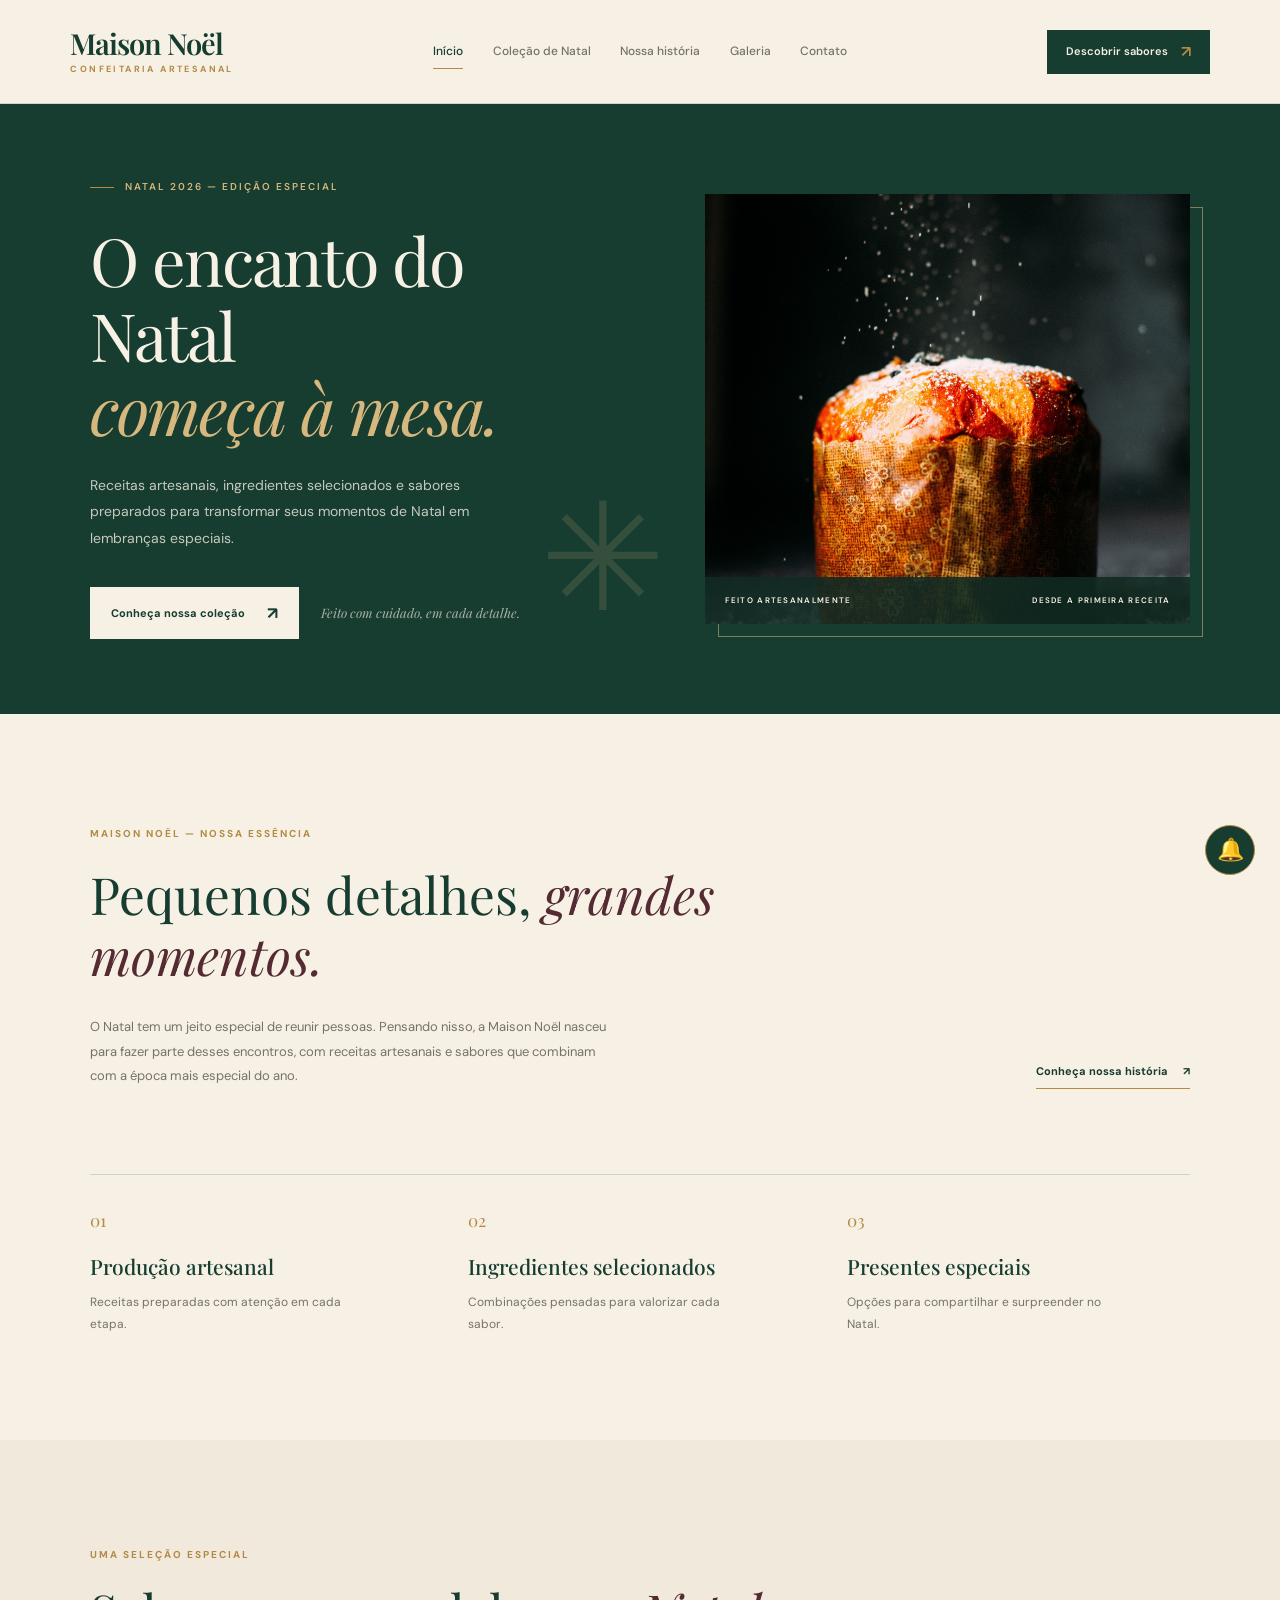
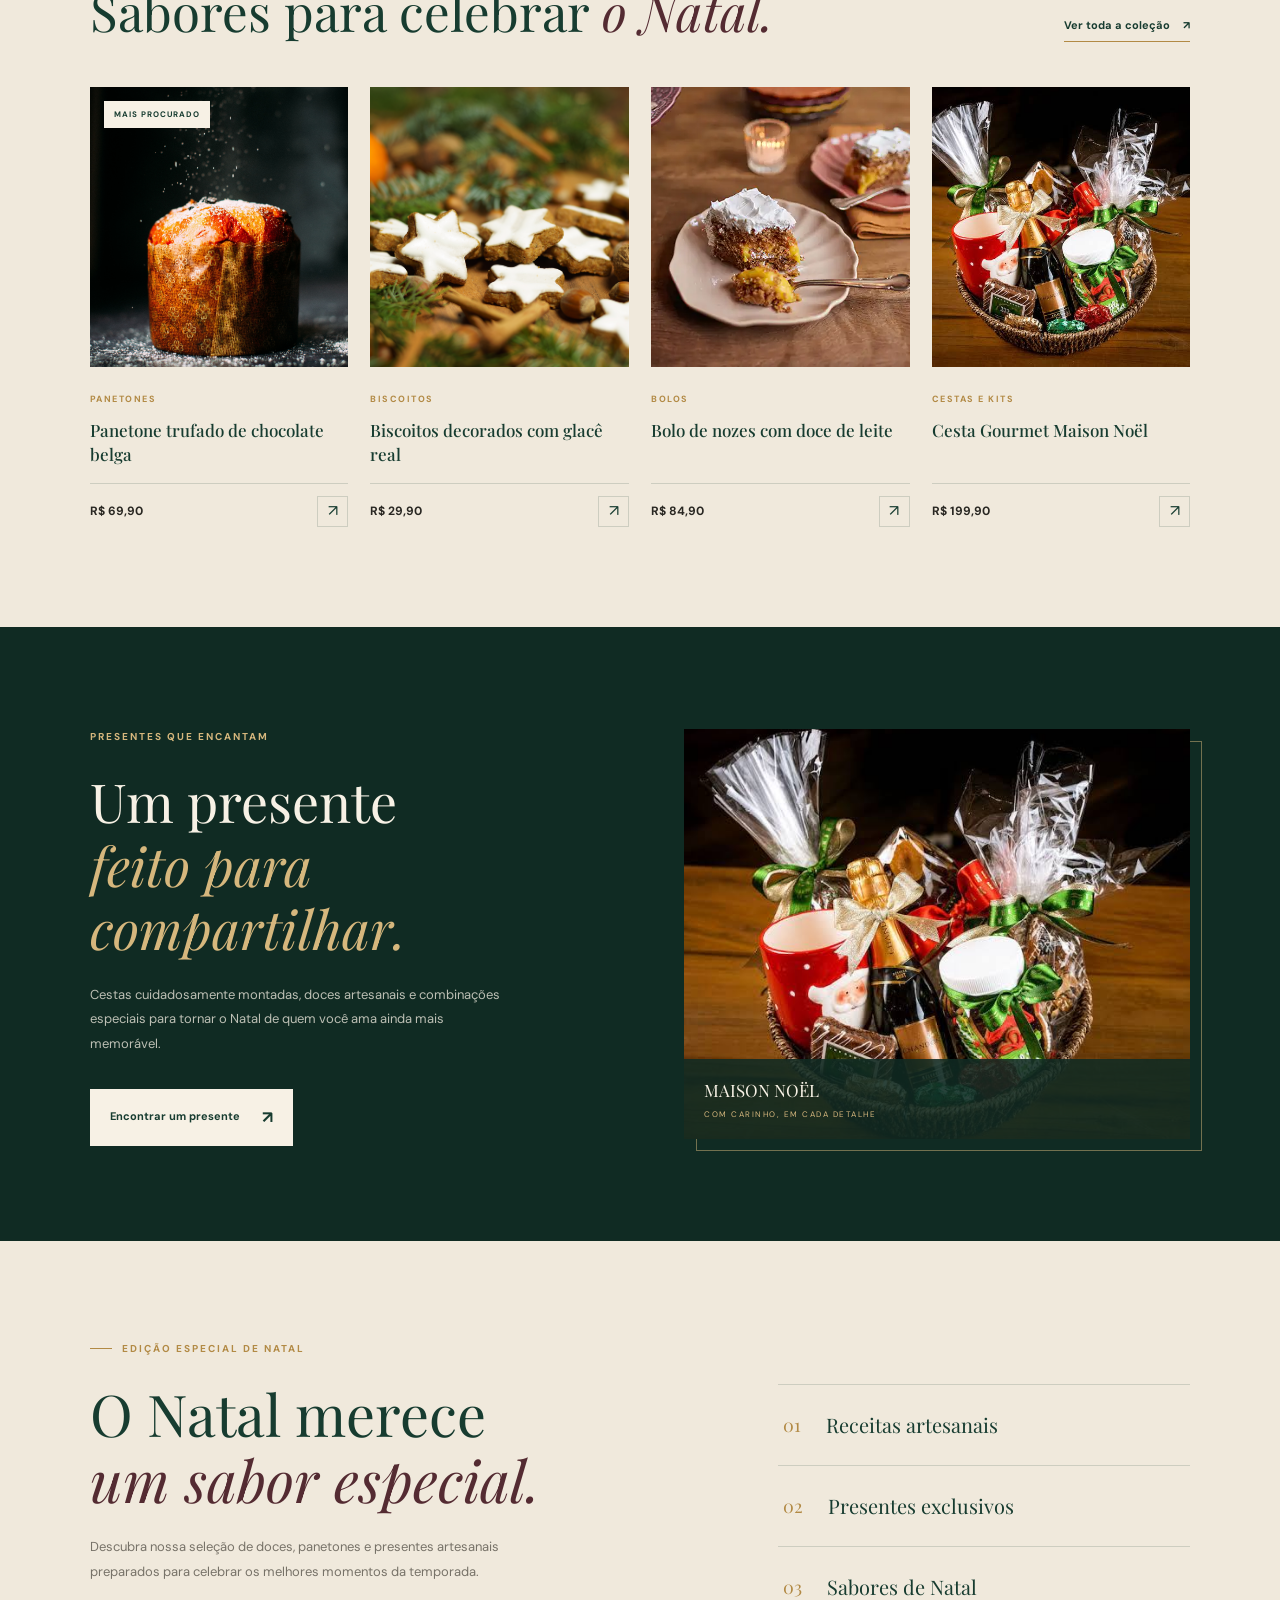
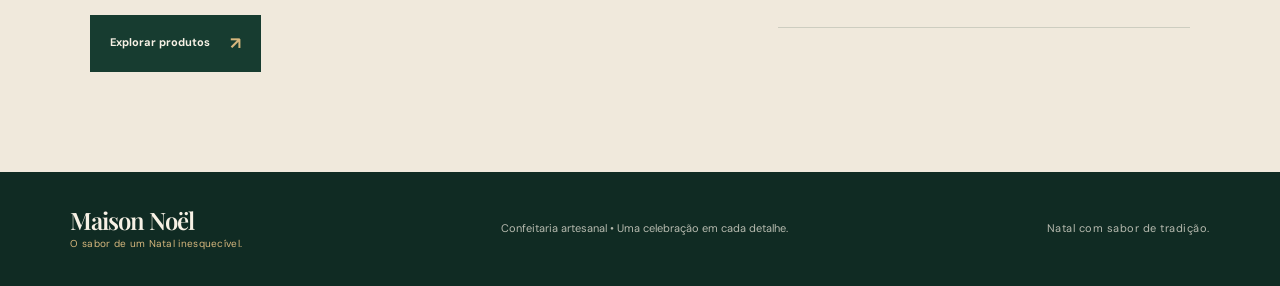
<file: index.html>
<!DOCTYPE html>
<html lang="pt-BR">

<head>
    <!-- BLOCO 01 — CONFIGURAÇÕES DO DOCUMENTO -->

    <meta charset="UTF-8">
    <meta name="viewport" content="width=device-width, initial-scale=1.0">

    <meta name="description" content="Maison Noël — confeitaria artesanal para celebrar o Natal com sabores especiais.">

    <title>Maison Noël | Confeitaria Natalina</title>


    <!-- BLOCO 02 — FONTES E ARQUIVOS EXTERNOS -->

    <link rel="preconnect" href="https://fonts.googleapis.com">
    <link rel="preconnect" href="https://fonts.gstatic.com" crossorigin>

    <link href="https://fonts.googleapis.com/css2?family=DM+Sans:wght@400;500;600;700&family=Playfair+Display:wght@400;500;600;700&display=swap" rel="stylesheet">

    <link rel="stylesheet" href="css/nicolas.css">
    <link rel="stylesheet" href="css/cabral.css">
    <link rel="stylesheet" href="css/responsivo.css">

    <script src="js/script.js" defer></script>

</head>

<body>

    <!-- BLOCO 03 — CABEÇALHO E NAVEGAÇÃO -->

    <header class="cabecalho">

        <a class="marca" href="index.html" aria-label="Maison Noël — página inicial">
            <span class="marca__nome">Maison Noël</span>
            <span class="marca__descricao">CONFEITARIA ARTESANAL</span>
        </a>

        <nav class="navegacao" aria-label="Navegação principal">
            <a class="navegacao__link navegacao__link--ativo" href="index.html">Início</a>
            <a class="navegacao__link" href="produtos.html">Coleção de Natal</a>
            <a class="navegacao__link" href="sobre.html">Nossa história</a>
            <a class="navegacao__link" href="galeria.html">Galeria</a>
            <a class="navegacao__link" href="contato.html">Contato</a>
        </nav>

        <a class="cabecalho__botao" href="produtos.html">
            Descobrir sabores
            <span aria-hidden="true">↗</span>
        </a>

    </header>


    <!-- BLOCO 04 — CONTEÚDO PRINCIPAL -->

    <main>


        <!-- BLOCO 05 — DESTAQUE PRINCIPAL -->

        <section class="destaque">

            <div class="destaque__conteudo">

                <span class="destaque__etiqueta">
                    <span></span>
                    NATAL 2026 — EDIÇÃO ESPECIAL
                </span>

                <h1>
                    O encanto do Natal
                    <em>começa à mesa.</em>
                </h1>

                <p class="destaque__texto">
                    Receitas artesanais, ingredientes selecionados e sabores
                    preparados para transformar seus momentos de Natal em
                    lembranças especiais.
                </p>

                <div class="destaque__acoes">

                    <a href="produtos.html" class="botao-destaque">
                        Conheça nossa coleção
                        <span aria-hidden="true">↗</span>
                    </a>

                    <span class="destaque__nota">
                        Feito com cuidado, em cada detalhe.
                    </span>

                </div>

            </div>

            <div class="destaque__imagem">

                <img
                    src="img/produtos/panetone-chocolate.jpg"
                    alt="Panetone artesanal em uma mesa decorada para o Natal"
                >

                <div class="destaque__legenda">
                    <span>FEITO ARTESANALMENTE</span>
                    <span>DESDE A PRIMEIRA RECEITA</span>
                </div>

            </div>

            <span class="destaque__decoracao" aria-hidden="true">✳</span>

        </section>


        <!-- BLOCO 06 — APRESENTAÇÃO DA CONFEITARIA -->

        <section class="apresentacao">

            <div class="apresentacao__topo">

                <span class="apresentacao__etiqueta">MAISON NOËL — NOSSA ESSÊNCIA</span>

                <h2>
                    Pequenos detalhes,
                    <em>grandes momentos.</em>
                </h2>

            </div>

            <div class="apresentacao__conteudo">

                <p class="apresentacao__texto">
                    O Natal tem um jeito especial de reunir pessoas.
                    Pensando nisso, a Maison Noël nasceu para fazer parte
                    desses encontros, com receitas artesanais e sabores
                    que combinam com a época mais especial do ano.
                </p>

                <a href="sobre.html" class="apresentacao__link">
                    Conheça nossa história
                    <span aria-hidden="true">↗</span>
                </a>

            </div>

            <div class="apresentacao__detalhes">

                <article class="detalhe">
                    <span class="detalhe__numero">01</span>
                    <h3>Produção artesanal</h3>
                    <p>Receitas preparadas com atenção em cada etapa.</p>
                </article>

                <article class="detalhe">
                    <span class="detalhe__numero">02</span>
                    <h3>Ingredientes selecionados</h3>
                    <p>Combinações pensadas para valorizar cada sabor.</p>
                </article>

                <article class="detalhe">
                    <span class="detalhe__numero">03</span>
                    <h3>Presentes especiais</h3>
                    <p>Opções para compartilhar e surpreender no Natal.</p>
                </article>

            </div>

        </section>


        <!-- BLOCO 07 — COLEÇÃO DE PRODUTOS -->

        <section class="colecao">

            <div class="colecao__cabecalho">

                <div>
                    <span class="colecao__etiqueta">UMA SELEÇÃO ESPECIAL</span>

                    <h2>
                        Sabores para celebrar
                        <em>o Natal.</em>
                    </h2>
                </div>

                <a href="produtos.html" class="colecao__link">
                    Ver toda a coleção
                    <span aria-hidden="true">↗</span>
                </a>

            </div>

            <div class="colecao__produtos">

                <!-- PRODUTO 01 -->

                <article class="produto-destaque">

                    <a href="produtos.html" class="produto-destaque__imagem">
                        <img
                            src="img/produtos/panetone-chocolate.jpg"
                            alt="Panetone artesanal recheado com chocolate"
                            loading="lazy"
                        >
                        <span class="produto-destaque__selo">MAIS PROCURADO</span>
                    </a>

                    <div class="produto-destaque__informacoes">

                        <span class="produto-destaque__categoria">PANETONES</span>
                        <h3>Panetone trufado de chocolate belga</h3>

                        <div class="produto-destaque__rodape">
                            <span>R$ 69,90</span>
                            <a href="produtos.html" aria-label="Conhecer panetone trufado">↗</a>
                        </div>

                    </div>

                </article>


                <!-- PRODUTO 02 -->

                <article class="produto-destaque">

                    <a href="produtos.html" class="produto-destaque__imagem">
                        <img
                            src="img/produtos/biscoitos-natalinos.jpg"
                            alt="Biscoitos natalinos decorados com glacê"
                            loading="lazy"
                        >
                    </a>

                    <div class="produto-destaque__informacoes">

                        <span class="produto-destaque__categoria">BISCOITOS</span>
                        <h3>Biscoitos decorados com glacê real</h3>

                        <div class="produto-destaque__rodape">
                            <span>R$ 29,90</span>
                            <a href="produtos.html" aria-label="Conhecer biscoitos natalinos">↗</a>
                        </div>

                    </div>

                </article>


                <!-- PRODUTO 03 -->

                <article class="produto-destaque">

                    <a href="produtos.html" class="produto-destaque__imagem">
                        <img
                            src="img/produtos/bolo-nozes.jpg"
                            alt="Bolo natalino de nozes com doce de leite"
                            loading="lazy"
                        >
                    </a>

                    <div class="produto-destaque__informacoes">

                        <span class="produto-destaque__categoria">BOLOS</span>
                        <h3>Bolo de nozes com doce de leite</h3>

                        <div class="produto-destaque__rodape">
                            <span>R$ 84,90</span>
                            <a href="produtos.html" aria-label="Conhecer bolo de nozes">↗</a>
                        </div>

                    </div>

                </article>


                <!-- PRODUTO 04 -->

                <article class="produto-destaque">

                    <a href="produtos.html" class="produto-destaque__imagem">
                        <img
                            src="img/produtos/cesta-natalina.jpg"
                            alt="Cesta de presentes com produtos natalinos"
                            loading="lazy"
                        >
                    </a>

                    <div class="produto-destaque__informacoes">

                        <span class="produto-destaque__categoria">CESTAS E KITS</span>
                        <h3>Cesta Gourmet Maison Noël</h3>

                        <div class="produto-destaque__rodape">
                            <span>R$ 199,90</span>
                            <a href="produtos.html" aria-label="Conhecer cesta gourmet">↗</a>
                        </div>

                    </div>

                </article>

            </div>

        </section>


        <!-- BLOCO 08 — SEÇÃO DE PRESENTES -->

        <section class="presentes">

            <div class="presentes__conteudo">

                <span class="presentes__etiqueta">
                    PRESENTES QUE ENCANTAM
                </span>

                <h2>
                    Um presente
                    <em>feito para compartilhar.</em>
                </h2>

                <p>
                    Cestas cuidadosamente montadas, doces artesanais
                    e combinações especiais para tornar o Natal de
                    quem você ama ainda mais memorável.
                </p>

                <a href="produtos.html" class="presentes__botao">
                    Encontrar um presente
                    <span aria-hidden="true">↗</span>
                </a>

            </div>

            <div class="presentes__imagem">

                <img
                    src="img/banners/cesta-natalina.jpg"
                    alt="Cesta de Natal com doces artesanais e embalagens elegantes"
                    loading="lazy"
                >

                <div class="presentes__assinatura">
                    <span>MAISON NOËL</span>
                    <span>COM CARINHO, EM CADA DETALHE</span>
                </div>

            </div>

        </section>


        <!-- BLOCO 09 — OFERTA E CHAMADA FINAL -->

        <section class="oferta">

            <div class="oferta__conteudo">

                <span class="oferta__etiqueta">
                    <span></span>
                    EDIÇÃO ESPECIAL DE NATAL
                </span>

                <h2>
                    O Natal merece
                    <em>um sabor especial.</em>
                </h2>

                <p>
                    Descubra nossa seleção de doces, panetones e presentes
                    artesanais preparados para celebrar os melhores momentos
                    da temporada.
                </p>

                <a href="produtos.html" class="oferta__botao">
                    Explorar produtos
                    <span aria-hidden="true">↗</span>
                </a>

            </div>

            <div class="oferta__detalhes">

                <div class="oferta__item">
                    <span>01</span>
                    <p>Receitas artesanais</p>
                </div>

                <div class="oferta__item">
                    <span>02</span>
                    <p>Presentes exclusivos</p>
                </div>

                <div class="oferta__item">
                    <span>03</span>
                    <p>Sabores de Natal</p>
                </div>

            </div>

        </section>

    </main>


    <!-- BLOCO 10 — RODAPÉ -->

    <footer class="rodape">

        <a class="marca marca--rodape" href="index.html">
            <span class="marca__nome">Maison Noël</span>
            <span class="marca__descricao">O sabor de um Natal inesquecível.</span>
        </a>

        <p class="rodape__texto">
            Confeitaria artesanal • Uma celebração em cada detalhe.
        </p>

        <span class="rodape__ano">Natal com sabor de tradição.</span>

    </footer>


    <!-- BLOCO 11 — CONTROLE DE ÁUDIO NATALINO -->

    <button id="controleAudio" class="controle-audio" aria-label="Ativar som natalino">
        🔔
    </button>

    <audio id="somNatal" loop preload="auto">
        <source src="audio/sinos-natalinos.mp3" type="audio/mpeg">
    </audio>

</body>
</html>
</file>
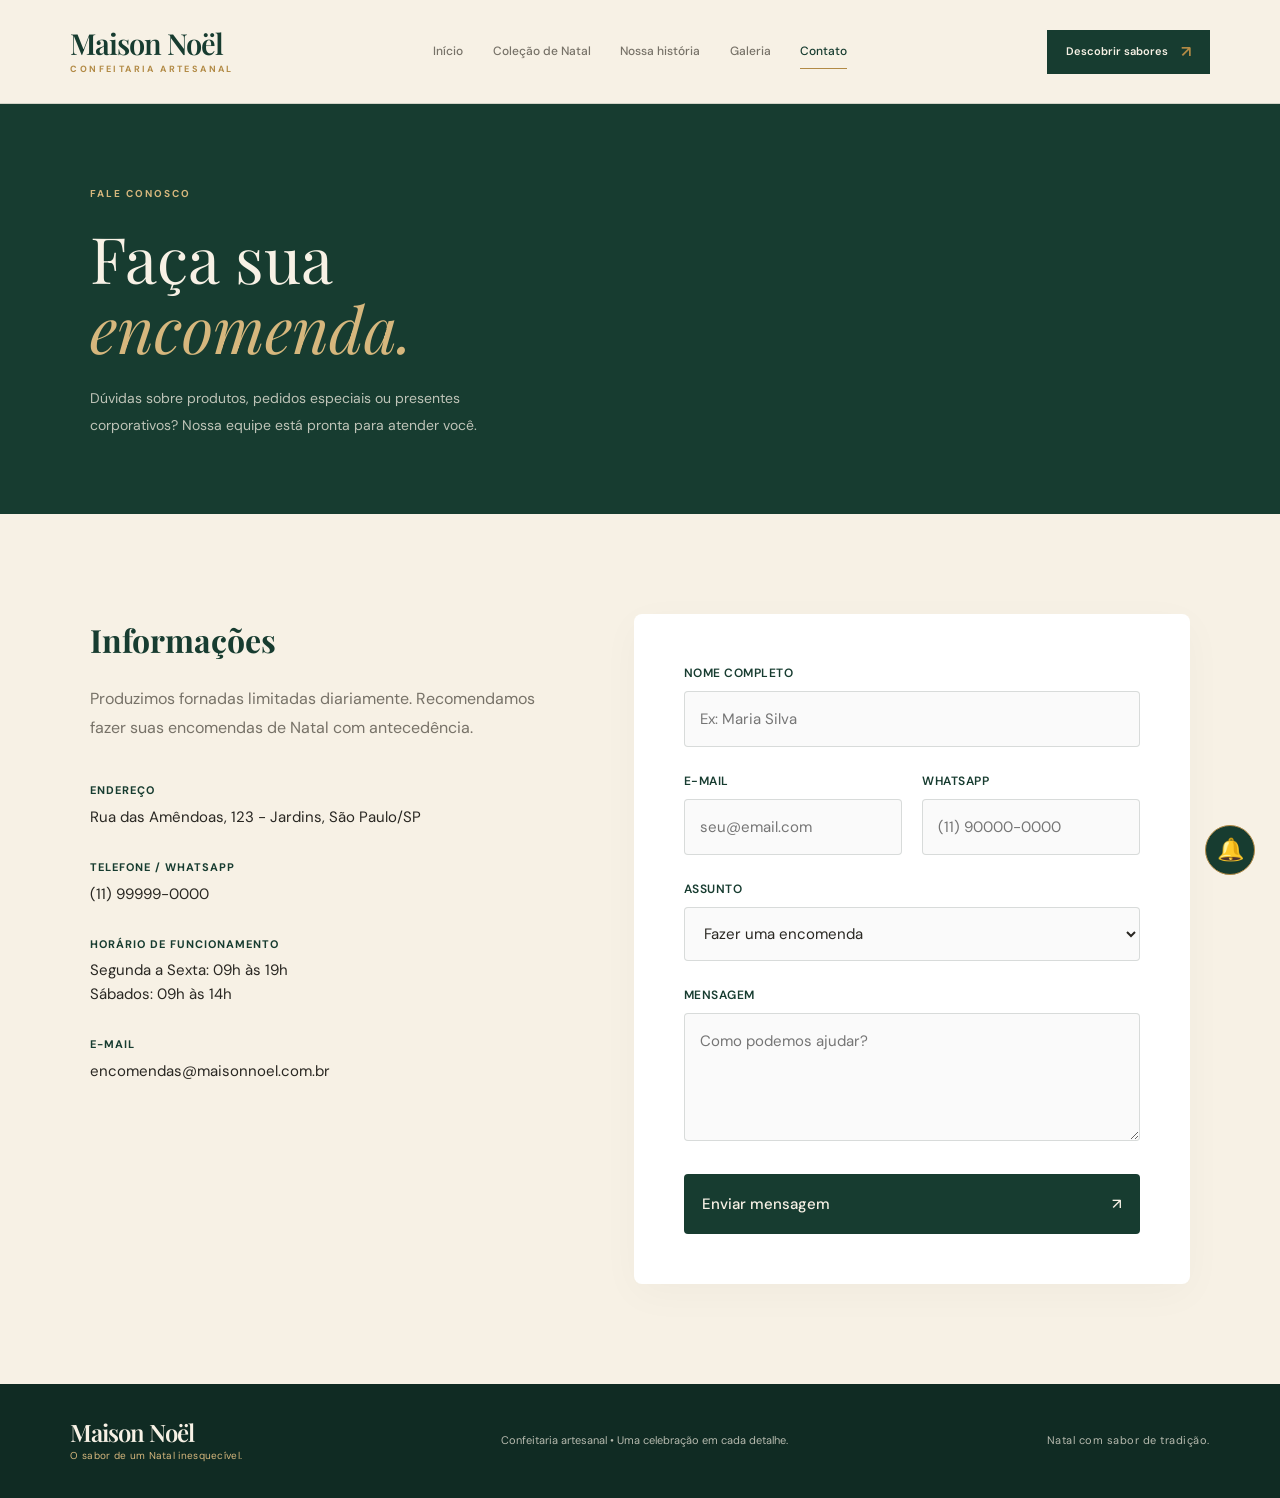
<file: contato.html>
<!DOCTYPE html>
<html lang="pt-BR">

<!-- BLOCO 01 — CONFIGURAÇÕES DO DOCUMENTO -->
<head>
    <meta charset="UTF-8">
    <meta name="viewport" content="width=device-width, initial-scale=1.0">
    <meta name="description" content="Entre em contato com a Maison Noël para encomendas, dúvidas e presentes corporativos.">
    <title>Contato | Maison Noël</title>

    <!-- BLOCO 02 — FONTES E ARQUIVOS EXTERNOS -->
    <link rel="preconnect" href="https://fonts.googleapis.com">
    <link rel="preconnect" href="https://fonts.gstatic.com" crossorigin>
    <link href="https://fonts.googleapis.com/css2?family=DM+Sans:wght@400;500;600;700&family=Playfair+Display:wght@400;500;600;700&display=swap" rel="stylesheet">
    <link rel="stylesheet" href="css/nicolas.css">
    <link rel="stylesheet" href="css/cabral.css">
    <link rel="stylesheet" href="css/responsivo.css">
    <script src="js/script.js" defer></script>
</head>

<body>

    <!-- BLOCO 03 — CABEÇALHO E NAVEGAÇÃO -->
    <header class="cabecalho">
        <a class="marca" href="index.html" aria-label="Maison Noël — página inicial">
            <span class="marca__nome">Maison Noël</span>
            <span class="marca__descricao">CONFEITARIA ARTESANAL</span>
        </a>

        <nav class="navegacao" aria-label="Navegação principal">
            <a class="navegacao__link" href="index.html">Início</a>
            <a class="navegacao__link" href="produtos.html">Coleção de Natal</a>
            <a class="navegacao__link" href="sobre.html">Nossa história</a>
            <a class="navegacao__link" href="galeria.html">Galeria</a>
            <a class="navegacao__link navegacao__link--ativo" href="contato.html" aria-current="page">Contato</a>
        </nav>

        <a class="cabecalho__botao" href="produtos.html">
            Descobrir sabores
            <span aria-hidden="true">↗</span>
        </a>
    </header>

    <!-- BLOCO 04 — CONTEÚDO PRINCIPAL -->
    <main>

        <!-- BLOCO 05 — APRESENTAÇÃO DA PÁGINA -->
        <section class="cabecalho-interno">
            <div class="cabecalho-interno__conteudo">
                <span class="cabecalho-interno__etiqueta">FALE CONOSCO</span>
                <h1>
                    Faça sua
                    <em>encomenda.</em>
                </h1>
                <p>
                    Dúvidas sobre produtos, pedidos especiais ou presentes corporativos? Nossa equipe está pronta para atender você.
                </p>
            </div>
        </section>

        <!-- BLOCO 06 — SEÇÃO DE CONTATO -->
        <section class="contato">
            <div class="contato__grid">

                <!-- BLOCO 07 — INFORMAÇÕES DE CONTATO -->
                <div class="contato__info">
                    <h2>Informações</h2>
                    <p>Produzimos fornadas limitadas diariamente. Recomendamos fazer suas encomendas de Natal com antecedência.</p>

                    <ul class="contato__lista">
                        <li>
                            <strong>Endereço</strong>
                            Rua das Amêndoas, 123 - Jardins, São Paulo/SP
                        </li>
                        <li>
                            <strong>Telefone / WhatsApp</strong>
                            (11) 99999-0000
                        </li>
                        <li>
                            <strong>Horário de Funcionamento</strong>
                            Segunda a Sexta: 09h às 19h<br>
                            Sábados: 09h às 14h
                        </li>
                        <li>
                            <strong>E-mail</strong>
                            encomendas@maisonnoel.com.br
                        </li>
                    </ul>
                </div>

                <!-- BLOCO 08 — FORMULÁRIO DE CONTATO -->
                <form class="contato__formulario" action="#" method="POST">

                    <!-- BLOCO 09 — CAMPO DE NOME -->
                    <div class="formulario__grupo">
                        <label for="nome">Nome completo</label>
                        <input type="text" id="nome" name="nome" required placeholder="Ex: Maria Silva">
                    </div>

                    <!-- BLOCO 10 — CAMPOS DE E-MAIL E TELEFONE -->
                    <div class="formulario__linha">
                        <div class="formulario__grupo">
                            <label for="email">E-mail</label>
                            <input type="email" id="email" name="email" required placeholder="seu@email.com">
                        </div>
                        <div class="formulario__grupo">
                            <label for="telefone">WhatsApp</label>
                            <input type="tel" id="telefone" name="telefone" required placeholder="(11) 90000-0000">
                        </div>
                    </div>

                    <!-- BLOCO 11 — SELEÇÃO DO ASSUNTO -->
                    <div class="formulario__grupo">
                        <label for="assunto">Assunto</label>
                        <select id="assunto" name="assunto">
                            <option value="encomenda">Fazer uma encomenda</option>
                            <option value="corporativo">Presentes corporativos</option>
                            <option value="duvida">Dúvida geral</option>
                        </select>
                    </div>

                    <!-- BLOCO 12 — CAMPO DE MENSAGEM -->
                    <div class="formulario__grupo">
                        <label for="mensagem">Mensagem</label>
                        <textarea id="mensagem" name="mensagem" rows="4" required placeholder="Como podemos ajudar?"></textarea>
                    </div>

                    <!-- BLOCO 13 — BOTÃO DE ENVIO -->
                    <button type="submit" class="formulario__botao">
                        Enviar mensagem
                        <span aria-hidden="true">↗</span>
                    </button>
                </form>
            </div>
        </section>
    </main>

    <!-- BLOCO 14 — RODAPÉ -->
    <footer class="rodape">
        <a class="marca marca--rodape" href="index.html">
            <span class="marca__nome">Maison Noël</span>
            <span class="marca__descricao">O sabor de um Natal inesquecível.</span>
        </a>
        <p class="rodape__texto">Confeitaria artesanal • Uma celebração em cada detalhe.</p>
        <span class="rodape__ano">Natal com sabor de tradição.</span>
    </footer>

    <!-- BLOCO 15 — CONTROLE DE ÁUDIO NATALINO -->
    <button id="controleAudio" class="controle-audio" aria-label="Ativar som natalino">
        🔔
    </button>

    <audio id="somNatal" loop preload="auto">
        <source src="audio/sinos-natalinos.mp3" type="audio/mpeg">
    </audio>

</body>
</html>
</file>
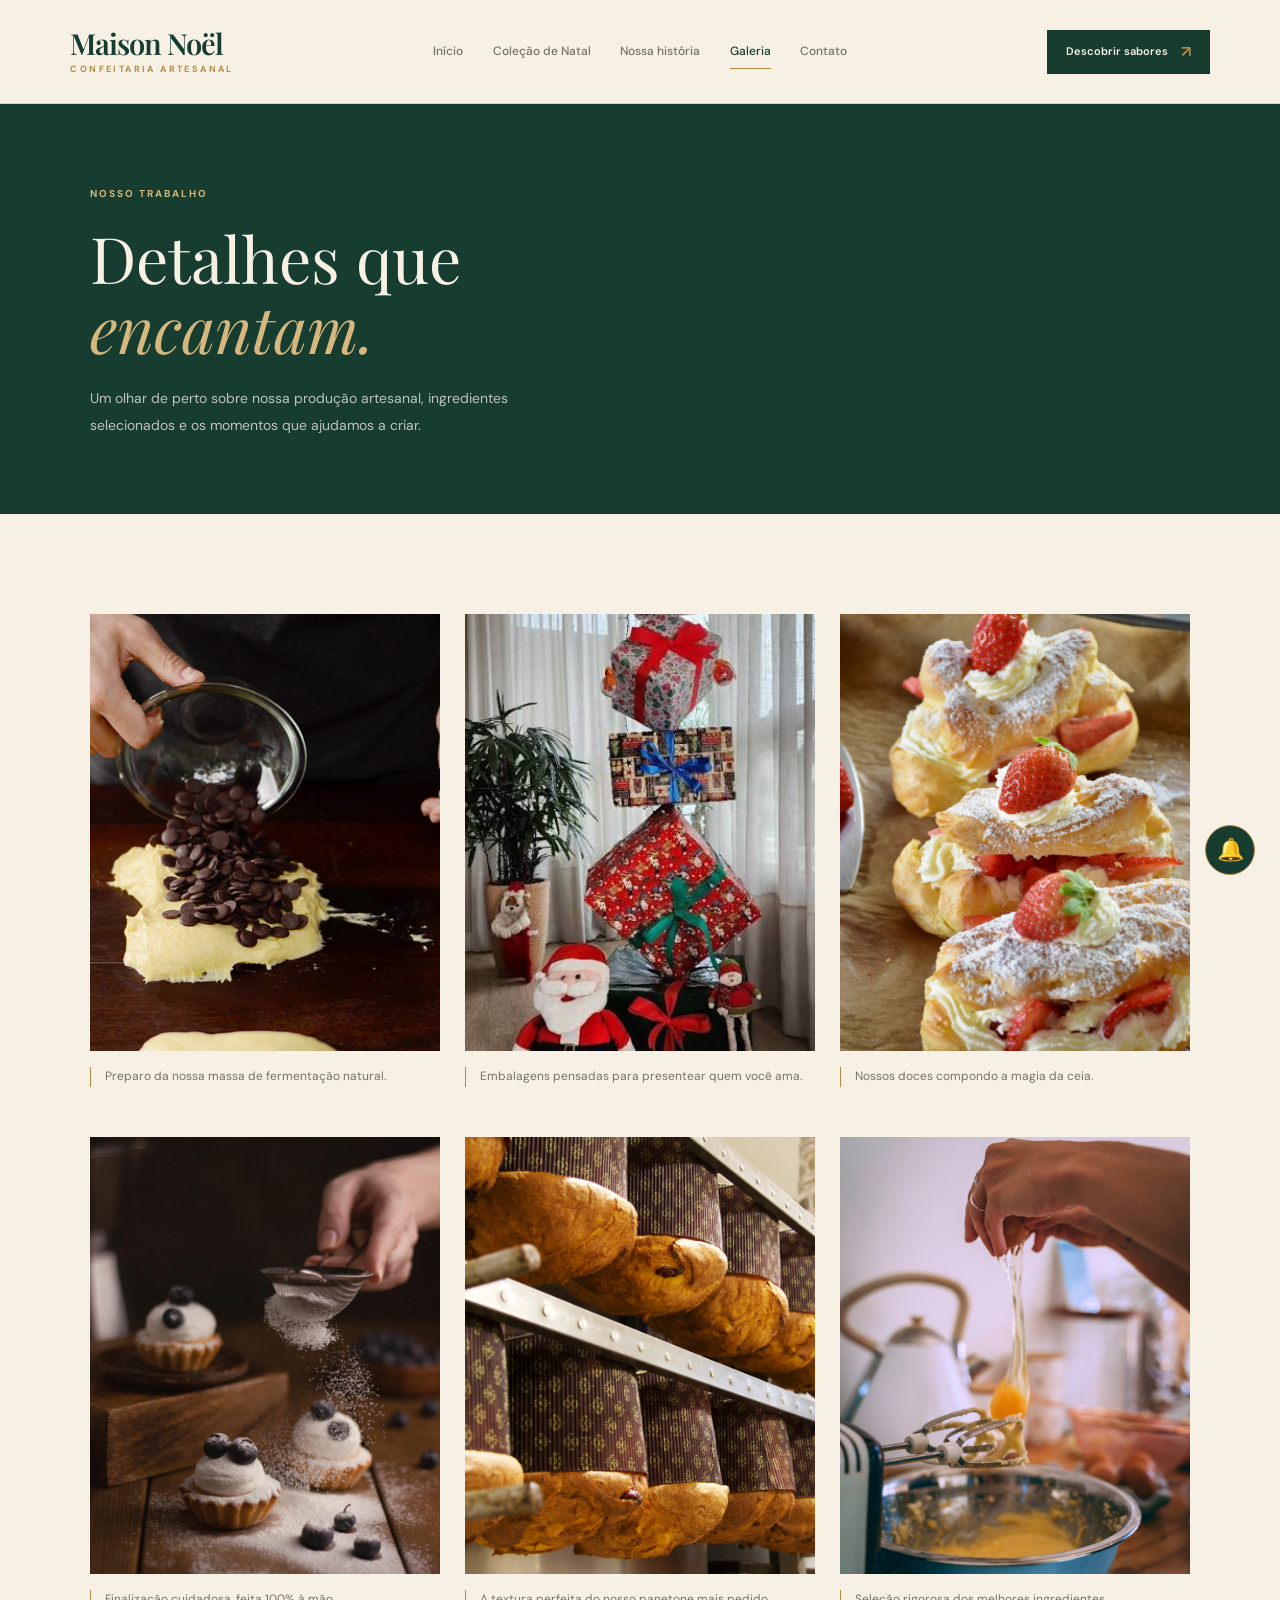
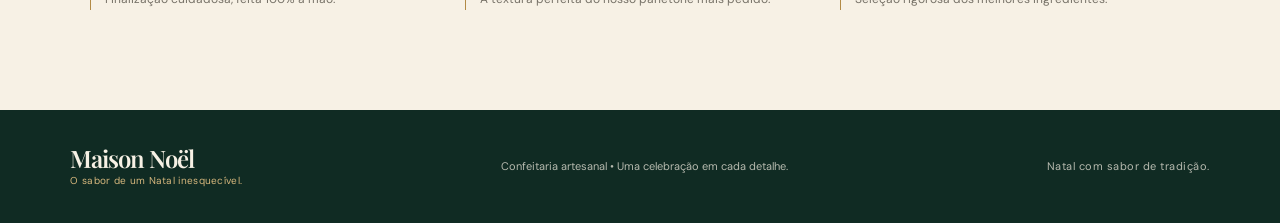
<file: galeria.html>
<!DOCTYPE html>
<html lang="pt-BR">

<!-- BLOCO 01 — CONFIGURAÇÕES DO DOCUMENTO -->
<head>
    <meta charset="UTF-8">
    <meta name="viewport" content="width=device-width, initial-scale=1.0">
    <meta name="description" content="Galeria de fotos Maison Noël — confira os detalhes das nossas criações artesanais e produtos de Natal.">
    <title>Galeria | Maison Noël</title>

    <!-- BLOCO 02 — FONTES E ARQUIVOS EXTERNOS -->
    <link rel="preconnect" href="https://fonts.googleapis.com">
    <link rel="preconnect" href="https://fonts.gstatic.com" crossorigin>

    <link href="https://fonts.googleapis.com/css2?family=DM+Sans:wght@400;500;600;700&family=Playfair+Display:wght@400;500;600;700&display=swap" rel="stylesheet">

    <link rel="stylesheet" href="css/nicolas.css">
    <link rel="stylesheet" href="css/cabral.css">
    <link rel="stylesheet" href="css/responsivo.css">

    <script src="js/script.js" defer></script>
</head>

<body>

    <!-- BLOCO 03 — CABEÇALHO E NAVEGAÇÃO -->
    <header class="cabecalho">
        <a class="marca" href="index.html" aria-label="Maison Noël — página inicial">
            <span class="marca__nome">Maison Noël</span>
            <span class="marca__descricao">CONFEITARIA ARTESANAL</span>
        </a>

        <nav class="navegacao" aria-label="Navegação principal">
            <a class="navegacao__link" href="index.html">Início</a>
            <a class="navegacao__link" href="produtos.html">Coleção de Natal</a>
            <a class="navegacao__link" href="sobre.html">Nossa história</a>

            <!-- CLASSE ATIVA DA PÁGINA -->
            <a class="navegacao__link navegacao__link--ativo" href="galeria.html" aria-current="page">Galeria</a>

            <a class="navegacao__link" href="contato.html">Contato</a>
        </nav>

        <a class="cabecalho__botao" href="produtos.html">
            Descobrir sabores
            <span aria-hidden="true">↗</span>
        </a>
    </header>

    <!-- BLOCO 04 — CONTEÚDO PRINCIPAL -->
    <main>

        <!-- BLOCO 05 — APRESENTAÇÃO DA GALERIA -->
        <section class="cabecalho-interno">
            <div class="cabecalho-interno__conteudo">
                <span class="cabecalho-interno__etiqueta">NOSSO TRABALHO</span>
                <h1>
                    Detalhes que
                    <em>encantam.</em>
                </h1>
                <p>
                    Um olhar de perto sobre nossa produção artesanal, ingredientes selecionados e os momentos que ajudamos a criar.
                </p>
            </div>
        </section>

        <!-- BLOCO 06 — ESTRUTURA DA GALERIA -->
        <section class="galeria">
            <div class="galeria__grid">

                <!-- BLOCO 07 — PRIMEIRA IMAGEM -->
                <figure class="galeria__item">
                    <img
                        src="img/galeria/galeria-1.webp"
                        alt="Detalhe da massa de panetone artesanal sendo preparada"
                        loading="lazy"
                    >
                    <figcaption class="galeria__legenda">Preparo da nossa massa de fermentação natural.</figcaption>
                </figure>

                <!-- BLOCO 08 — SEGUNDA IMAGEM -->
                <figure class="galeria__item">
                    <img
                        src="img/galeria/galeria-2.jpeg"
                        alt="Caixas de presentes de Natal da Maison Noël empilhadas"
                        loading="lazy"
                    >
                    <figcaption class="galeria__legenda">Embalagens pensadas para presentear quem você ama.</figcaption>
                </figure>

                <!-- BLOCO 09 — TERCEIRA IMAGEM -->
                <figure class="galeria__item">
                    <img
                        src="img/galeria/galeria-3.jpg"
                        alt="Mesa decorada com nossos biscoitos natalinos e doces"
                        loading="lazy"
                    >
                    <figcaption class="galeria__legenda">Nossos doces compondo a magia da ceia.</figcaption>
                </figure>

                <!-- BLOCO 10 — QUARTA IMAGEM -->
                <figure class="galeria__item">
                    <img
                        src="img/galeria/galeria-4.jpg"
                        alt="Confeiteiro finalizando a decoração de um bolo de nozes"
                        loading="lazy"
                    >
                    <figcaption class="galeria__legenda">Finalização cuidadosa, feita 100% à mão.</figcaption>
                </figure>

                <!-- BLOCO 11 — QUINTA IMAGEM -->
                <figure class="galeria__item">
                    <img
                        src="img/galeria/galeria-5.jpg"
                        alt="Fatia de panetone trufado de chocolate belga"
                        loading="lazy"
                    >
                    <figcaption class="galeria__legenda">A textura perfeita do nosso panetone mais pedido.</figcaption>
                </figure>

                <!-- BLOCO 12 — SEXTA IMAGEM -->
                <figure class="galeria__item">
                    <img
                        src="img/galeria/galeria-6.jpg"
                        alt="Ingredientes frescos como nozes, chocolate e frutas cristalizadas"
                        loading="lazy"
                    >
                    <figcaption class="galeria__legenda">Seleção rigorosa dos melhores ingredientes.</figcaption>
                </figure>

            </div>
        </section>
    </main>

    <!-- BLOCO 13 — RODAPÉ -->
    <footer class="rodape">
        <a class="marca marca--rodape" href="index.html">
            <span class="marca__nome">Maison Noël</span>
            <span class="marca__descricao">O sabor de um Natal inesquecível.</span>
        </a>

        <p class="rodape__texto">
            Confeitaria artesanal • Uma celebração em cada detalhe.
        </p>

        <span class="rodape__ano">Natal com sabor de tradição.</span>
    </footer>

    <!-- BLOCO 14 — CONTROLE DE ÁUDIO NATALINO -->
    <button id="controleAudio" class="controle-audio" aria-label="Ativar som natalino">
        🔔
    </button>

    <audio id="somNatal" loop preload="auto">
        <source src="audio/sinos-natalinos.mp3" type="audio/mpeg">
    </audio>

</body>
</html>
</file>
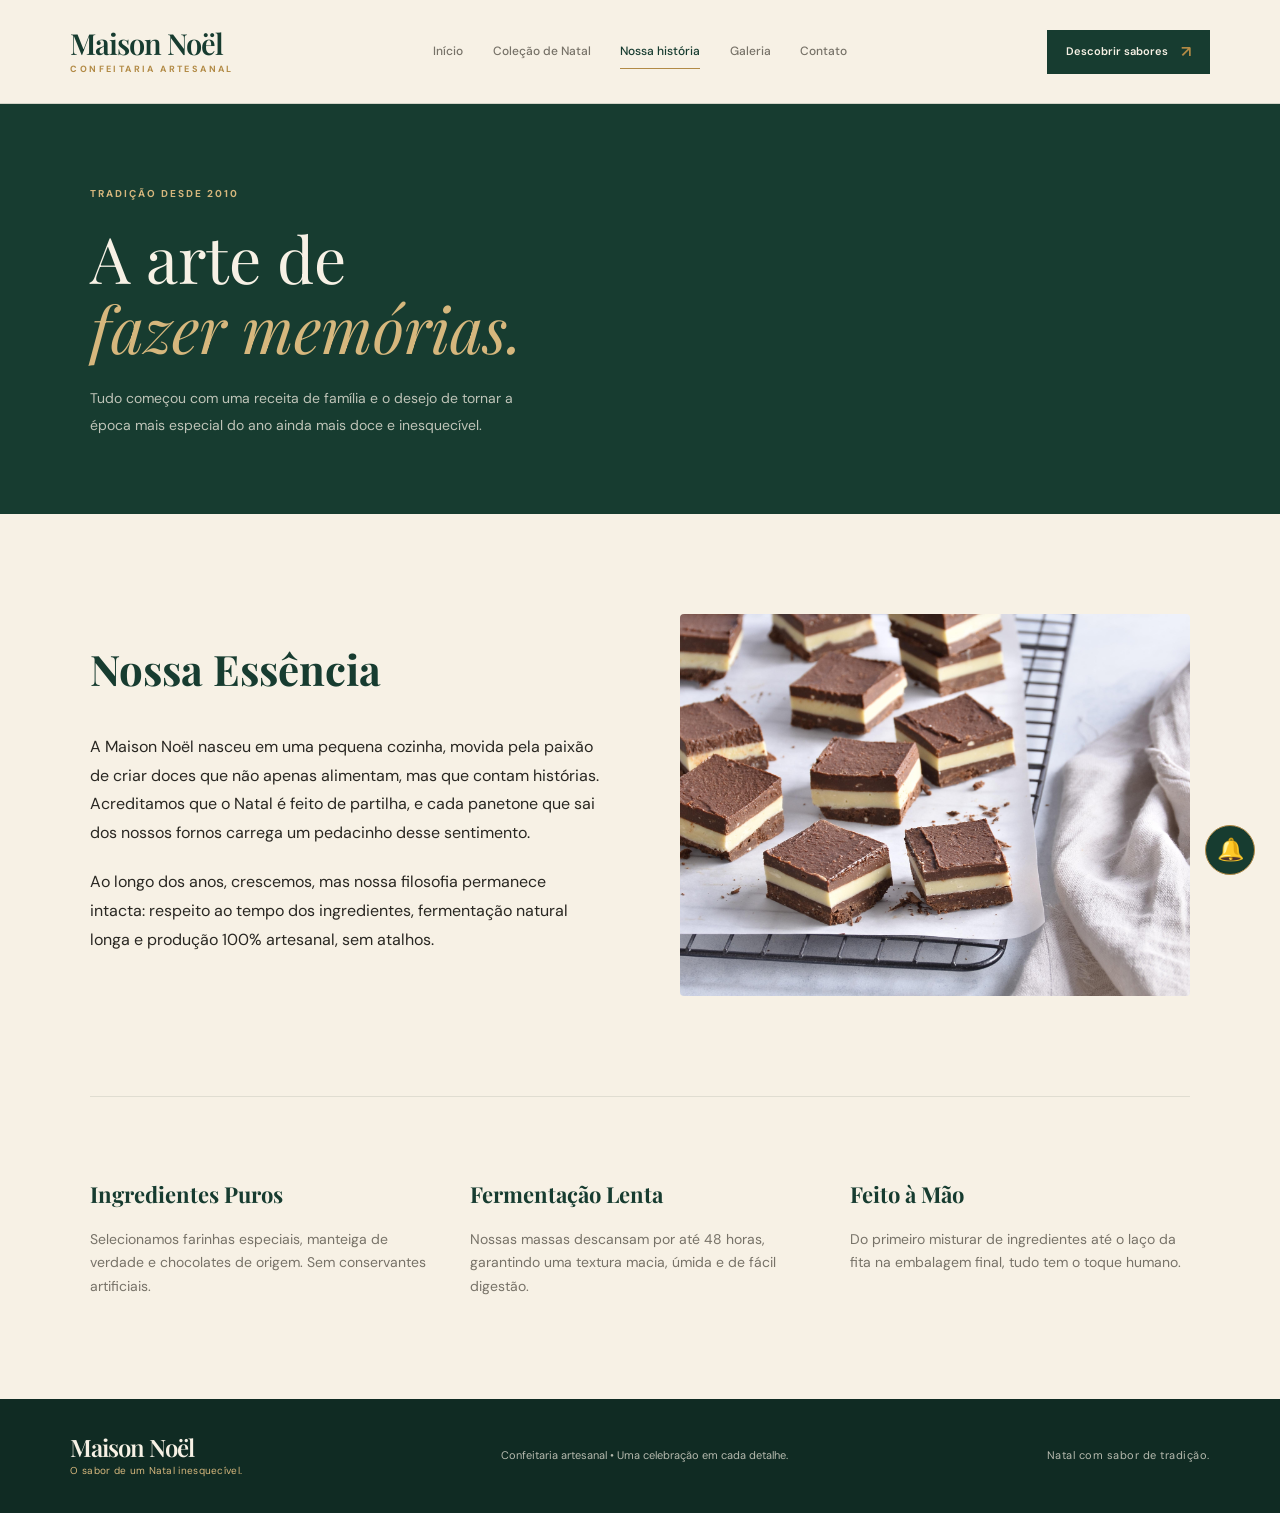
<file: sobre.html>
<!DOCTYPE html>
<html lang="pt-BR">

<head>

    <!-- BLOCO 01 — CONFIGURAÇÕES DO DOCUMENTO -->

    <meta charset="UTF-8">
    <meta name="viewport" content="width=device-width, initial-scale=1.0">
    <meta name="description" content="Conheça a história da Maison Noël. Tradição, ingredientes selecionados e amor pela confeitaria artesanal.">

    <title>Nossa História | Maison Noël</title>


    <!-- BLOCO 02 — FONTES E ARQUIVOS EXTERNOS -->

    <link rel="preconnect" href="https://fonts.googleapis.com">
    <link rel="preconnect" href="https://fonts.gstatic.com" crossorigin>

    <link href="https://fonts.googleapis.com/css2?family=DM+Sans:wght@400;500;600;700&family=Playfair+Display:wght@400;500;600;700&display=swap" rel="stylesheet">

    <link rel="stylesheet" href="css/nicolas.css">
    <link rel="stylesheet" href="css/cabral.css">
    <link rel="stylesheet" href="css/responsivo.css">

    <script src="js/script.js" defer></script>

</head>

<body>


    <!-- BLOCO 03 — CABEÇALHO E NAVEGAÇÃO -->

    <header class="cabecalho">

        <a class="marca" href="index.html" aria-label="Maison Noël — página inicial">
            <span class="marca__nome">Maison Noël</span>
            <span class="marca__descricao">CONFEITARIA ARTESANAL</span>
        </a>

        <nav class="navegacao" aria-label="Navegação principal">
            <a class="navegacao__link" href="index.html">Início</a>
            <a class="navegacao__link" href="produtos.html">Coleção de Natal</a>
            <a class="navegacao__link navegacao__link--ativo" href="sobre.html" aria-current="page">Nossa história</a>
            <a class="navegacao__link" href="galeria.html">Galeria</a>
            <a class="navegacao__link" href="contato.html">Contato</a>
        </nav>

        <a class="cabecalho__botao" href="produtos.html">
            Descobrir sabores
            <span aria-hidden="true">↗</span>
        </a>

    </header>


    <!-- BLOCO 04 — CONTEÚDO PRINCIPAL -->

    <main>


        <!-- BLOCO 05 — APRESENTAÇÃO DA HISTÓRIA -->

        <section class="cabecalho-interno">

            <div class="cabecalho-interno__conteudo">

                <span class="cabecalho-interno__etiqueta">
                    TRADIÇÃO DESDE 2010
                </span>

                <h1>
                    A arte de
                    <em>fazer memórias.</em>
                </h1>

                <p>
                    Tudo começou com uma receita de família e o desejo de tornar a época mais especial do ano ainda mais doce e inesquecível.
                </p>

            </div>

        </section>


        <!-- BLOCO 06 — HISTÓRIA E ESSÊNCIA DA CONFEITARIA -->

        <section class="sobre">

            <div class="sobre__conteudo">

                <div class="sobre__texto">

                    <h2>Nossa Essência</h2>

                    <p>
                        A Maison Noël nasceu em uma pequena cozinha, movida pela paixão de criar doces que não apenas alimentam, mas que contam histórias. Acreditamos que o Natal é feito de partilha, e cada panetone que sai dos nossos fornos carrega um pedacinho desse sentimento.
                    </p>

                    <p>
                        Ao longo dos anos, crescemos, mas nossa filosofia permanece intacta: respeito ao tempo dos ingredientes, fermentação natural longa e produção 100% artesanal, sem atalhos.
                    </p>

                </div>

                <div class="sobre__imagem">

                    <img src="img/sobre/nossa-historia.jpg" alt="Confeiteira sovando a massa artesanal" loading="lazy">

                </div>

            </div>


            <!-- BLOCO 07 — VALORES DA MAISON NOËL -->

            <div class="sobre__valores">

                <article class="valor">

                    <h3>Ingredientes Puros</h3>

                    <p>
                        Selecionamos farinhas especiais, manteiga de verdade e chocolates de origem. Sem conservantes artificiais.
                    </p>

                </article>

                <article class="valor">

                    <h3>Fermentação Lenta</h3>

                    <p>
                        Nossas massas descansam por até 48 horas, garantindo uma textura macia, úmida e de fácil digestão.
                    </p>

                </article>

                <article class="valor">

                    <h3>Feito à Mão</h3>

                    <p>
                        Do primeiro misturar de ingredientes até o laço da fita na embalagem final, tudo tem o toque humano.
                    </p>

                </article>

            </div>

        </section>

    </main>


    <!-- BLOCO 08 — RODAPÉ -->

    <footer class="rodape">

        <a class="marca marca--rodape" href="index.html">
            <span class="marca__nome">Maison Noël</span>
            <span class="marca__descricao">O sabor de um Natal inesquecível.</span>
        </a>

        <p class="rodape__texto">
            Confeitaria artesanal • Uma celebração em cada detalhe.
        </p>

        <span class="rodape__ano">
            Natal com sabor de tradição.
        </span>

    </footer>


    <!-- BLOCO 09 — CONTROLE DE ÁUDIO NATALINO -->

    <button id="controleAudio" class="controle-audio" aria-label="Ativar som natalino">
        🔔
    </button>

    <audio id="somNatal" loop preload="auto">
        <source src="audio/sinos-natalinos.mp3" type="audio/mpeg">
    </audio>

</body>
</html>
</file>
<file: css/nicolas.css>
/* ==================================================
   MAISON NOËL — PARTE 1
   RESPONSÁVEL: NICOLAS
================================================== */


/* ==================================================
   01. IDENTIDADE VISUAL E CONFIGURAÇÕES GERAIS
================================================== */

/* MAISON NOËL — IDENTIDADE VISUAL */

:root {
    --verde: #173C30;
    --verde-profundo: #102B23;
    --dourado: #B28A45;
    --creme: #F7F1E5;
    --vinho: #542B32;
    --branco: #FFFFFF;
    --texto: #292722;
    --texto-suave: #777268;
    --linha: rgba(23, 60, 48, 0.16);

    --fonte-titulo: "Playfair Display", Georgia, serif;
    --fonte-texto: "DM Sans", Arial, sans-serif;

    --largura-conteudo: 1240px;
}

* {
    margin: 0;
    padding: 0;
    box-sizing: border-box;
}

html {
    scroll-behavior: smooth;
}

body {
    background: var(--creme);
    color: var(--texto);
    font-family: var(--fonte-texto);
    font-size: 16px;
    line-height: 1.6;
    -webkit-font-smoothing: antialiased;
}

a {
    color: inherit;
    text-decoration: none;
}

button,
input,
textarea {
    font: inherit;
}

button,
a {
    -webkit-tap-highlight-color: transparent;
}

button:focus-visible,
a:focus-visible,
input:focus-visible,
textarea:focus-visible {
    outline: 2px solid var(--dourado);
    outline-offset: 4px;
}

img {
    display: block;
    max-width: 100%;
}

::selection {
    background: var(--verde);
    color: var(--creme);
}


/* ==================================================
   02. CABEÇALHO E NAVEGAÇÃO
================================================== */

/* CABEÇALHO */

.cabecalho {
    position: relative;
    z-index: 10;

    display: flex;
    align-items: center;
    justify-content: space-between;
    gap: 32px;

    min-height: 104px;
    padding: 20px max(5.5%, calc((100% - var(--largura-conteudo)) / 2));

    background: var(--creme);
    border-bottom: 1px solid var(--linha);
}

.marca {
    display: flex;
    flex-direction: column;
    flex-shrink: 0;
    gap: 1px;
}

.marca__nome {
    color: var(--verde);
    font-family: var(--fonte-titulo);
    font-size: 29px;
    font-weight: 600;
    letter-spacing: -1px;
    line-height: 1.2;
}

.marca__descricao {
    color: var(--dourado);
    font-size: 9px;
    font-weight: 700;
    letter-spacing: 2.4px;
}

.navegacao {
    display: flex;
    align-items: center;
    justify-content: center;
    gap: clamp(16px, 2.3vw, 34px);
}

.navegacao__link {
    position: relative;
    padding: 8px 0;

    color: var(--texto-suave);
    font-size: 12px;
    font-weight: 500;

    transition: color 200ms ease;
}

.navegacao__link:hover,
.navegacao__link--ativo {
    color: var(--verde);
}

.navegacao__link--ativo::after {
    position: absolute;
    right: 0;
    bottom: 0;
    left: 0;

    height: 1px;
    background: var(--dourado);
    content: "";
}

.cabecalho__botao {
    display: inline-flex;
    align-items: center;
    justify-content: center;
    gap: 13px;

    min-height: 44px;
    padding: 0 18px;

    background: var(--verde);
    color: var(--creme);
    border: 1px solid var(--verde);

    font-size: 11px;
    font-weight: 600;
    white-space: nowrap;

    transition:
        background 200ms ease,
        color 200ms ease,
        border-color 200ms ease;
}

.cabecalho__botao:hover {
    background: transparent;
    color: var(--verde);
}

.cabecalho__botao span {
    color: var(--dourado);
    font-size: 16px;
}


/* ==================================================
   03. RODAPÉ
================================================== */

/* RODAPÉ */

.rodape {
    display: flex;
    align-items: center;
    justify-content: space-between;
    flex-wrap: wrap;
    gap: 24px;

    padding: 34px 5.5%;

    background: var(--verde-profundo);
    color: var(--creme);
}

.marca--rodape .marca__nome {
    color: var(--creme);
    font-size: 24px;
}

.marca--rodape .marca__descricao {
    color: #D6B77D;
    font-size: 10px;
    font-weight: 400;
    letter-spacing: 0.3px;
}

.rodape__texto,
.rodape__ano {
    color: rgba(247, 241, 229, 0.72);
    font-size: 11px;
}

.rodape__ano {
    letter-spacing: 0.5px;
}


/* ==================================================
   04. ACESSIBILIDADE E MOVIMENTO
================================================== */

/* ACESSIBILIDADE E MOVIMENTO */

@media (prefers-reduced-motion: reduce) {
    html {
        scroll-behavior: auto;
    }

    *,
    *::before,
    *::after {
        animation-duration: 0.01ms !important;
        animation-iteration-count: 1 !important;
        transition-duration: 0.01ms !important;
    }
}


/* ==================================================
   05. DESTAQUE PRINCIPAL
================================================== */

/* DESTAQUE PRINCIPAL */

.destaque {
    position: relative;
    display: grid;
    grid-template-columns: 1fr 0.9fr;
    align-items: center;
    gap: 7%;

    min-height: 590px;
    padding: 75px max(7%, calc((100% - 1160px) / 2));

    overflow: hidden;
    background: var(--verde);
    color: var(--creme);
}

.destaque__conteudo {
    position: relative;
    z-index: 2;
    max-width: 520px;
}

.destaque__etiqueta {
    display: flex;
    align-items: center;
    gap: 11px;

    margin-bottom: 28px;

    color: #D6B77D;
    font-size: 10px;
    font-weight: 600;
    letter-spacing: 2px;
}

.destaque__etiqueta span {
    width: 24px;
    height: 1px;
    background: var(--dourado);
}

.destaque h1 {
    max-width: 540px;

    font-family: var(--fonte-titulo);
    font-size: clamp(46px, 5.2vw, 72px);
    font-weight: 400;
    line-height: 1.12;
    letter-spacing: -2px;
}

.destaque h1 em {
    display: block;
    color: #D6B77D;
    font-weight: 400;
}

.destaque__texto {
    max-width: 430px;
    margin-top: 25px;

    color: rgba(247, 241, 229, 0.78);
    font-size: 14px;
    line-height: 1.9;
}

.destaque__acoes {
    display: flex;
    align-items: center;
    flex-wrap: wrap;
    gap: 22px;

    margin-top: 36px;
}

.botao-destaque {
    display: inline-flex;
    align-items: center;
    justify-content: center;
    gap: 22px;

    min-height: 52px;
    padding: 0 21px;

    background: var(--creme);
    color: var(--verde);

    font-size: 11px;
    font-weight: 700;

    transition:
        background 200ms ease,
        color 200ms ease,
        transform 200ms ease;
}

.botao-destaque:hover {
    background: #D6B77D;
    transform: translateY(-3px);
}

.botao-destaque span {
    font-size: 17px;
}

.destaque__nota {
    color: rgba(247, 241, 229, 0.65);
    font-family: var(--fonte-titulo);
    font-size: 13px;
    font-style: italic;
}

.destaque__imagem {
    position: relative;
    height: 430px;
    min-width: 0;
}

.destaque__imagem::before {
    position: absolute;
    inset: 13px -13px -13px 13px;

    border: 1px solid rgba(214, 183, 125, 0.55);
    content: "";
}

.destaque__imagem img {
    position: relative;
    z-index: 1;

    width: 100%;
    height: 100%;
    object-fit: cover;
}

.destaque__legenda {
    position: absolute;
    z-index: 2;
    right: 0;
    bottom: 0;

    display: flex;
    justify-content: space-between;
    gap: 15px;

    width: 100%;
    padding: 17px 20px;

    background: rgba(16, 43, 35, 0.88);
    color: var(--creme);

    font-size: 8px;
    font-weight: 600;
    letter-spacing: 1.3px;
}

.destaque__decoracao {
    position: absolute;
    right: 48%;
    bottom: 35px;

    color: rgba(214, 183, 125, 0.16);
    font-size: 150px;
    pointer-events: none;
}


/* ==================================================
   06. APRESENTAÇÃO DA CONFEITARIA
================================================== */

/* APRESENTAÇÃO DA CONFEITARIA */

.apresentacao {
    padding: 105px max(7%, calc((100% - 1160px) / 2));
    background: var(--creme);
}

.apresentacao__topo {
    max-width: 650px;
}

.apresentacao__etiqueta {
    color: var(--dourado);
    font-size: 10px;
    font-weight: 700;
    letter-spacing: 2px;
}

.apresentacao__topo h2 {
    margin-top: 19px;

    color: var(--verde);
    font-family: var(--fonte-titulo);
    font-size: clamp(37px, 4vw, 54px);
    font-weight: 400;
    line-height: 1.2;
}

.apresentacao__topo h2 em {
    color: var(--vinho);
    font-weight: 400;
}

.apresentacao__conteudo {
    display: flex;
    align-items: flex-end;
    justify-content: space-between;
    gap: 35px;

    margin-top: 28px;
}

.apresentacao__texto {
    max-width: 530px;

    color: var(--texto-suave);
    font-size: 13px;
    line-height: 1.9;
}

.apresentacao__link {
    display: inline-flex;
    align-items: center;
    gap: 15px;

    padding-bottom: 7px;
    border-bottom: 1px solid var(--dourado);

    color: var(--verde);
    font-size: 11px;
    font-weight: 700;
    white-space: nowrap;

    transition: gap 200ms ease;
}

.apresentacao__link:hover {
    gap: 22px;
}

.apresentacao__detalhes {
    display: grid;
    grid-template-columns: repeat(3, 1fr);
    gap: 35px;

    margin-top: 85px;
    padding-top: 32px;

    border-top: 1px solid var(--linha);
}

.detalhe {
    padding-right: 20px;
}

.detalhe__numero {
    color: var(--dourado);
    font-family: var(--fonte-titulo);
    font-size: 17px;
}

.detalhe h3 {
    margin-top: 15px;

    color: var(--verde);
    font-family: var(--fonte-titulo);
    font-size: 21px;
    font-weight: 500;
}

.detalhe p {
    max-width: 260px;
    margin-top: 9px;

    color: var(--texto-suave);
    font-size: 12px;
    line-height: 1.8;
}


/* ==================================================
   07. COLEÇÃO DE PRODUTOS EM DESTAQUE
================================================== */

/* COLEÇÃO DE PRODUTOS EM DESTAQUE */

.colecao {
    padding: 100px max(7%, calc((100% - 1160px) / 2));
    background: #F0E9DC;
}

.colecao__cabecalho {
    display: flex;
    align-items: flex-end;
    justify-content: space-between;
    gap: 25px;
    margin-bottom: 45px;
}

.colecao__etiqueta {
    color: var(--dourado);
    font-size: 10px;
    font-weight: 700;
    letter-spacing: 2px;
}

.colecao__cabecalho h2 {
    margin-top: 15px;
    color: var(--verde);
    font-family: var(--fonte-titulo);
    font-size: clamp(35px, 4vw, 51px);
    font-weight: 400;
    line-height: 1.2;
}

.colecao__cabecalho h2 em {
    color: var(--vinho);
    font-weight: 400;
}

.colecao__link {
    display: inline-flex;
    align-items: center;
    gap: 13px;
    padding-bottom: 7px;
    border-bottom: 1px solid var(--dourado);
    color: var(--verde);
    font-size: 11px;
    font-weight: 700;
    white-space: nowrap;
    transition: gap 200ms ease;
}

.colecao__link:hover {
    gap: 20px;
}

.colecao__produtos {
    display: grid;
    grid-template-columns: repeat(4, minmax(0, 1fr));
    gap: 22px;
}

.produto-destaque {
    min-width: 0;
}

.produto-destaque__imagem {
    position: relative;
    display: block;
    height: 280px;
    overflow: hidden;
    background: #E4DACA;
}

.produto-destaque__imagem img {
    width: 100%;
    height: 100%;
    object-fit: cover;
    transition: transform 500ms ease;
}

.produto-destaque__imagem:hover img {
    transform: scale(1.06);
}

.produto-destaque__selo {
    position: absolute;
    top: 14px;
    left: 14px;
    padding: 7px 10px;
    background: var(--creme);
    color: var(--verde);
    font-size: 8px;
    font-weight: 700;
    letter-spacing: 1px;
}

.produto-destaque__informacoes {
    padding-top: 17px;
}

.produto-destaque__categoria {
    color: var(--dourado);
    font-size: 9px;
    font-weight: 700;
    letter-spacing: 1.5px;
}

.produto-destaque__informacoes h3 {
    min-height: 52px;
    margin-top: 8px;
    color: var(--verde);
    font-family: var(--fonte-titulo);
    font-size: 17px;
    font-weight: 500;
    line-height: 1.45;
}

.produto-destaque__rodape {
    display: flex;
    align-items: center;
    justify-content: space-between;
    margin-top: 13px;
    padding-top: 12px;
    border-top: 1px solid var(--linha);
}

.produto-destaque__rodape span {
    color: var(--texto);
    font-size: 12px;
    font-weight: 700;
}

.produto-destaque__rodape a {
    display: grid;
    place-items: center;
    width: 31px;
    height: 31px;
    border: 1px solid var(--linha);
    color: var(--verde);
    transition: background 200ms ease, color 200ms ease;
}

.produto-destaque__rodape a:hover {
    background: var(--verde);
    color: var(--creme);
}


/* ==================================================
   08. SEÇÃO DE PRESENTES
================================================== */

/* SEÇÃO DE PRESENTES */

.presentes {
    display: grid;
    grid-template-columns: 1fr 1fr;
    align-items: center;
    gap: 8%;

    padding: 95px max(7%, calc((100% - 1160px) / 2));

    background: var(--verde-profundo);
    color: var(--creme);
}

.presentes__conteudo {
    max-width: 480px;
}

.presentes__etiqueta {
    color: #D6B77D;
    font-size: 10px;
    font-weight: 700;
    letter-spacing: 2px;
}

.presentes__conteudo h2 {
    margin-top: 22px;

    font-family: var(--fonte-titulo);
    font-size: clamp(38px, 4.2vw, 57px);
    font-weight: 400;
    line-height: 1.18;
}

.presentes__conteudo h2 em {
    display: block;
    color: #D6B77D;
    font-weight: 400;
}

.presentes__conteudo p {
    max-width: 420px;
    margin-top: 23px;

    color: rgba(247, 241, 229, 0.75);
    font-size: 13px;
    line-height: 1.9;
}

.presentes__botao {
    display: inline-flex;
    align-items: center;
    gap: 22px;

    margin-top: 32px;
    padding: 15px 20px;

    background: var(--creme);
    color: var(--verde);

    font-size: 11px;
    font-weight: 700;

    transition:
        background 200ms ease,
        transform 200ms ease;
}

.presentes__botao:hover {
    background: #D6B77D;
    transform: translateY(-3px);
}

.presentes__botao span {
    font-size: 17px;
}

.presentes__imagem {
    position: relative;
    height: 410px;
    min-width: 0;
}

.presentes__imagem::before {
    position: absolute;
    inset: 12px -12px -12px 12px;

    border: 1px solid rgba(214, 183, 125, 0.5);
    content: "";
}

.presentes__imagem img {
    position: relative;
    z-index: 1;

    width: 100%;
    height: 100%;
    object-fit: cover;
}

.presentes__assinatura {
    position: absolute;
    z-index: 2;
    right: 0;
    bottom: 0;

    display: flex;
    flex-direction: column;
    gap: 4px;

    width: 100%;
    padding: 18px 20px;

    background: rgba(16, 43, 35, 0.88);
    color: var(--creme);
}

.presentes__assinatura span:first-child {
    font-family: var(--fonte-titulo);
    font-size: 17px;
}

.presentes__assinatura span:last-child {
    color: #D6B77D;
    font-size: 8px;
    letter-spacing: 1.5px;
}

/* EFEITO DE NEVE */

.camada-neve {
    position: fixed;
    inset: 0;
    width: 100%;
    height: 100%;
    pointer-events: none;
    overflow: hidden;
    z-index: 9999;
}

.floco-neve {
    position: absolute;
    top: -30px;
    color: #FFFFFF;
    animation: queda-neve linear infinite;
    text-shadow: 0 0 5px rgba(255, 255, 255, 0.5);
    user-select: none;
}

@keyframes queda-neve {
    0% {
        transform: translateY(-30px) translateX(0) rotate(0deg);
    }

    50% {
        transform: translateY(50vh) translateX(25px) rotate(180deg);
    }

    100% {
        transform: translateY(105vh) translateX(-20px) rotate(360deg);
    }
}

/* Respeita a preferência por movimento reduzido */

@media (prefers-reduced-motion: reduce) {
    .floco-neve {
        animation: none;
        display: none;
    }
}
/* BOTÃO DE ÁUDIO NATALINO */

.controle-audio {
    position: fixed;
    right: 25px;
    bottom: 25px;
    z-index: 10000;

    width: 50px;
    height: 50px;

    border: 1px solid var(--dourado);
    border-radius: 50%;

    background: var(--verde);
    color: var(--creme);

    font-size: 22px;
    cursor: pointer;

    transition: 0.3s;
}

.controle-audio:hover {
    background: var(--dourado);
    transform: scale(1.08);
}
</file>
<file: css/cabral.css>
/* ==================================================
   MAISON NOËL — PARTE 2
   RESPONSÁVEL: CABRAL
================================================== */


/* ==================================================
   09. OFERTAS ESPECIAIS
================================================== */

/* OFERTAS ESPECIAIS */

.oferta {
    display: grid;
    grid-template-columns: 1.2fr 0.8fr;
    align-items: center;
    gap: 70px;

    padding: 100px max(7%, calc((100% - 1160px) / 2));

    background: #F0E9DC;
}

.oferta__conteudo {
    max-width: 590px;
}

.oferta__etiqueta {
    display: flex;
    align-items: center;
    gap: 10px;

    color: var(--dourado);
    font-size: 10px;
    font-weight: 700;
    letter-spacing: 2px;
}

.oferta__etiqueta span {
    width: 22px;
    height: 1px;
    background: var(--dourado);
}

.oferta__conteudo h2 {
    margin-top: 23px;

    color: var(--verde);
    font-family: var(--fonte-titulo);
    font-size: clamp(40px, 4.5vw, 60px);
    font-weight: 400;
    line-height: 1.15;
}

.oferta__conteudo h2 em {
    display: block;
    color: var(--vinho);
    font-weight: 400;
}

.oferta__conteudo > p {
    max-width: 460px;
    margin-top: 23px;

    color: var(--texto-suave);
    font-size: 13px;
    line-height: 1.9;
}

.oferta__botao {
    display: inline-flex;
    align-items: center;
    gap: 20px;

    margin-top: 30px;
    padding: 15px 20px;

    background: var(--verde);
    color: var(--creme);

    font-size: 11px;
    font-weight: 700;

    transition: background 200ms ease;
}

.oferta__botao:hover {
    background: var(--vinho);
}

.oferta__botao span {
    color: #D6B77D;
    font-size: 17px;
}

.oferta__detalhes {
    display: flex;
    flex-direction: column;
    border-top: 1px solid var(--linha);
}

.oferta__item {
    display: flex;
    align-items: center;
    gap: 25px;

    padding: 24px 5px;
    border-bottom: 1px solid var(--linha);
}

.oferta__item span {
    color: var(--dourado);
    font-family: var(--fonte-titulo);
    font-size: 18px;
}

.oferta__item p {
    color: var(--verde);
    font-family: var(--fonte-titulo);
    font-size: 20px;
}


/* ==================================================
   10. PÁGINA DE PRODUTOS
================================================== */

/* PÁGINA DE PRODUTOS */

.pagina-produtos {
    min-height: 330px;
    background-color: var(--verde);
    display: flex;
    align-items: center;
    padding: 75px max(calc((100% - var(--largura-conteudo)) / 2), 6%);
}

.pagina-produtos__conteudo {
    max-width: 650px;
}

.pagina-produtos__etiqueta,
.catalogo__etiqueta {
    color: var(--dourado);
    font-size: 10px;
    font-weight: 700;
    letter-spacing: 2px;
}

.pagina-produtos h1 {
    color: var(--creme);
    font-family: var(--fonte-titulo);
    font-size: clamp(42px, 5vw, 65px);
    font-weight: 400;
    line-height: 1.1;
    margin: 22px 0;
}

.pagina-produtos h1 em {
    color: var(--dourado);
    font-weight: 400;
}

.pagina-produtos__conteudo p {
    color: rgba(255, 255, 255, 0.8);
    font-size: 14px;
    line-height: 1.8;
    max-width: 480px;
}


/* ==================================================
   11. CATÁLOGO DE PRODUTOS
================================================== */

/* CATÁLOGO */

.catalogo {
    max-width: var(--largura-conteudo);
    margin: 0 auto;
    padding: 90px 30px 110px;
}

.catalogo__cabecalho {
    display: flex;
    align-items: end;
    justify-content: space-between;
    gap: 25px;
    margin-bottom: 38px;
}

.catalogo__cabecalho h2 {
    color: var(--verde);
    font-family: var(--fonte-titulo);
    font-size: clamp(32px, 4vw, 46px);
    font-weight: 400;
    margin-top: 13px;
}

.catalogo__cabecalho h2 em {
    color: var(--dourado);
    font-weight: 400;
}

.catalogo__quantidade {
    color: var(--texto-suave);
    font-size: 12px;
    padding-bottom: 8px;
}


/* PESQUISA E FILTROS */

.catalogo__filtros {
    display: grid;
    grid-template-columns: 1.5fr 1fr;
    gap: 20px;
    margin-bottom: 45px;
    padding: 25px;
    background-color: #F0E9DC;
}

.catalogo__pesquisa,
.catalogo__categoria {
    display: flex;
    flex-direction: column;
    gap: 10px;
}

.catalogo__filtros label {
    color: var(--verde);
    font-size: 11px;
    font-weight: 700;
}

.catalogo__filtros input,
.catalogo__filtros select {
    width: 100%;
    height: 48px;
    padding: 0 15px;
    border: 1px solid var(--linha);
    background-color: var(--creme);
    color: var(--texto);
    font-family: var(--fonte-texto);
    font-size: 13px;
    outline: none;
}

.catalogo__filtros input:focus,
.catalogo__filtros select:focus {
    border-color: var(--dourado);
}


/* ÁREA DOS PRODUTOS */

.catalogo__produtos {
    display: grid;
    grid-template-columns: repeat(4, minmax(0, 1fr));
    gap: 35px 22px;
}

.catalogo__mensagem {
    padding: 35px 0;
    color: var(--texto-suave);
    text-align: center;
    font-size: 14px;
}


/* CARTÕES DO CATÁLOGO */

.cartao-produto {
    min-width: 0;
}

.cartao-produto__imagem {
    height: 280px;
    overflow: hidden;
    background: #E4DACA;
}

.cartao-produto__imagem img {
    width: 100%;
    height: 100%;
    object-fit: cover;
    transition: transform 400ms ease;
}

.cartao-produto:hover .cartao-produto__imagem img {
    transform: scale(1.05);
}

.cartao-produto__informacoes {
    padding-top: 17px;
}

.cartao-produto__categoria {
    color: var(--dourado);
    font-size: 9px;
    font-weight: 700;
    letter-spacing: 1.5px;
    text-transform: uppercase;
}

.cartao-produto__informacoes h3 {
    min-height: 48px;
    margin-top: 9px;
    color: var(--verde);
    font-family: var(--fonte-titulo);
    font-size: 18px;
    font-weight: 500;
    line-height: 1.4;
}

.cartao-produto__informacoes p {
    min-height: 54px;
    margin-top: 8px;
    color: var(--texto-suave);
    font-size: 12px;
    line-height: 1.7;
}

.cartao-produto__rodape {
    display: flex;
    align-items: center;
    justify-content: space-between;
    margin-top: 15px;
    padding-top: 13px;
    border-top: 1px solid var(--linha);
}

.cartao-produto__rodape span {
    color: var(--verde);
    font-size: 13px;
    font-weight: 700;
}

.cartao-produto__rodape a {
    display: grid;
    place-items: center;
    width: 32px;
    height: 32px;
    border: 1px solid var(--linha);
    color: var(--verde);
    transition: 200ms ease;
}

.cartao-produto__rodape a:hover {
    background: var(--verde);
    color: var(--creme);
}


/* ==================================================
   12. PÁGINA DE GALERIA — ESTILOS ANTIGOS
================================================== */

/* PÁGINA: GALERIA */

.banner-interno {
    text-align: center;
    padding: 60px 20px;
    background-color: #F8F5F0; /* Creme */
    color: #1A3626; /* Verde pinheiro */
}

.banner-interno h2 {
    font-family: 'Playfair Display', serif;
    font-size: 2.5rem;
    margin-bottom: 10px;
}

.banner-interno p {
    font-family: 'DM Sans', sans-serif;
    color: #555;
}

.galeria-wrapper {
    max-width: 1200px;
    margin: 60px auto;
    padding: 0 20px;
}

.galeria-grid {
    display: grid;
    grid-template-columns: repeat(auto-fill, minmax(300px, 1fr));
    gap: 25px;
}

.galeria-item {
    position: relative;
    overflow: hidden;
    border-radius: 4px;
    cursor: pointer;
    background-color: #eaeaea;
    aspect-ratio: 1 / 1;
}

.galeria-item img {
    width: 100%;
    height: 100%;
    object-fit: cover;
    transition: transform 0.5s ease;
}

.galeria-overlay {
    position: absolute;
    top: 0;
    left: 0;
    width: 100%;
    height: 100%;
    background-color: rgba(26, 54, 38, 0.8);
    display: flex;
    align-items: center;
    justify-content: center;
    opacity: 0;
    transition: opacity 0.3s ease;
}

.galeria-overlay span {
    color: #D4AF37;
    font-family: 'Playfair Display', serif;
    font-size: 1.2rem;
    border: 1px solid #D4AF37;
    padding: 10px 25px;
    opacity: 0;
    transform: translateY(15px);
    transition: all 0.4s ease;
}

/* Efeitos de Hover */

.galeria-item:hover img {
    transform: scale(1.05);
}

.galeria-item:hover .galeria-overlay {
    opacity: 1;
}

.galeria-item:hover .galeria-overlay span {
    opacity: 1;
    transform: translateY(0);
}


/* ==================================================
   13. CABEÇALHO E RODAPÉ ALTERNATIVOS
================================================== */

/* RESET BÁSICO */

* {
    margin: 0;
    padding: 0;
    box-sizing: border-box;
}

body {
    background-color: #FFFFFF;
}

/* CABEÇALHO PRINCIPAL */

.cabecalho-principal {
    background-color: #F8F5F0;
    padding: 25px 5%;
    display: flex;
    justify-content: space-between;
    align-items: center;
    border-bottom: 1px solid #EBE6DF;
}

.cabecalho-principal .logo a {
    font-family: 'Playfair Display', serif;
    font-size: 2rem;
    color: #1A3626;
    text-decoration: none;
    font-weight: 700;
}

.menu-principal ul {
    display: flex;
    list-style: none;
    gap: 35px;
}

.menu-principal a {
    font-family: 'DM Sans', sans-serif;
    color: #1A3626;
    text-decoration: none;
    font-size: 1rem;
    font-weight: 500;
    transition: color 0.3s ease;
}

.menu-principal a:hover,
.menu-principal a.ativo {
    color: #D4AF37;
}

/* RODAPÉ PRINCIPAL */

.rodape-principal {
    background-color: #1A3626;
    color: #F8F5F0;
    padding: 60px 5% 20px;
    text-align: center;
    margin-top: auto;
}

.rodape-conteudo {
    margin-bottom: 30px;
}

.rodape-logo {
    font-family: 'Playfair Display', serif;
    font-size: 2rem;
    color: #D4AF37;
    margin-bottom: 10px;
}

.rodape-conteudo p {
    font-family: 'DM Sans', sans-serif;
    font-size: 1rem;
    opacity: 0.8;
}

.rodape-direitos {
    border-top: 1px solid rgba(248, 245, 240, 0.1);
    padding-top: 20px;
    font-family: 'DM Sans', sans-serif;
    font-size: 0.85rem;
    opacity: 0.6;
}


/* ==================================================
   14. CABEÇALHO INTERNO
================================================== */

/* CABEÇALHO INTERNO */

.cabecalho-interno {
    display: flex;
    align-items: center;
    min-height: 380px;
    padding: 75px max(7%, calc((100% - var(--largura-conteudo)) / 2));

    background: var(--verde);
    color: var(--creme);
}

.cabecalho-interno__conteudo {
    max-width: 580px;
}

.cabecalho-interno__etiqueta {
    color: #D6B77D;
    font-size: 10px;
    font-weight: 700;
    letter-spacing: 2px;
}

.cabecalho-interno h1 {
    margin-top: 18px;
    margin-bottom: 22px;

    font-family: var(--fonte-titulo);
    font-size: clamp(42px, 5vw, 64px);
    font-weight: 400;
    line-height: 1.1;
}

.cabecalho-interno h1 em {
    display: block;
    color: #D6B77D;
    font-weight: 400;
}

.cabecalho-interno p {
    color: rgba(247, 241, 229, 0.75);
    font-size: 14px;
    line-height: 1.9;
    max-width: 460px;
}


/* ==================================================
   15. GALERIA DE FOTOS
================================================== */

/* GALERIA DE FOTOS */

.galeria {
    padding: 100px max(7%, calc((100% - var(--largura-conteudo)) / 2));
    background: var(--creme);
}

.galeria__grid {
    display: grid;
    grid-template-columns: repeat(3, minmax(0, 1fr));
    gap: 50px 25px;
}

.galeria__item {
    margin: 0;
    cursor: pointer;
}

.galeria__item img {
    width: 100%;
    aspect-ratio: 4 / 5;
    object-fit: cover;
    background-color: #E4DACA;

    transition: filter 400ms ease, transform 400ms ease;
}

.galeria__item:hover img {
    filter: brightness(0.85);
}

.galeria__legenda {
    margin-top: 16px;
    padding-left: 14px;
    border-left: 1px solid var(--dourado);

    color: var(--texto-suave);
    font-size: 12px;
    line-height: 1.6;

    transition: color 300ms ease;
}

.galeria__item:hover .galeria__legenda {
    color: var(--verde);
}


/* ==================================================
   16. PÁGINA SOBRE
================================================== */

/* PÁGINA: SOBRE */

.sobre {
    padding: 100px max(7%, calc((100% - var(--largura-conteudo)) / 2));
    background: var(--creme);
}

.sobre__conteudo {
    display: flex;
    align-items: center;
    gap: 80px;
    margin-bottom: 100px;
}

.sobre__texto {
    flex: 1;
}

.sobre__texto h2 {
    font-family: var(--fonte-titulo);
    font-size: clamp(32px, 4vw, 42px);
    color: var(--verde);
    margin-bottom: 30px;
}

.sobre__texto p {
    color: var(--texto-principal);
    line-height: 1.8;
    margin-bottom: 20px;
    font-size: 16px;
}

.sobre__imagem {
    flex: 1;
}

.sobre__imagem img {
    width: 100%;
    aspect-ratio: 4/3;
    object-fit: cover;
    border-radius: 4px;
}

.sobre__valores {
    display: grid;
    grid-template-columns: repeat(3, 1fr);
    gap: 40px;
    border-top: 1px solid rgba(22, 42, 33, 0.1);
    padding-top: 80px;
}

.valor h3 {
    font-family: var(--fonte-titulo);
    font-size: 22px;
    color: var(--verde);
    margin-bottom: 15px;
}

.valor p {
    color: var(--texto-suave);
    line-height: 1.7;
    font-size: 14px;
}


/* ==================================================
   17. PÁGINA DE CONTATO
================================================== */

/* PÁGINA: CONTATO */

.contato {
    padding: 100px max(7%, calc((100% - var(--largura-conteudo)) / 2));
    background: var(--creme);
}

.contato__grid {
    display: grid;
    grid-template-columns: 1fr 1.2fr;
    gap: 80px;
}

.contato__info h2 {
    font-family: var(--fonte-titulo);
    font-size: 32px;
    color: var(--verde);
    margin-bottom: 20px;
}

.contato__info p {
    color: var(--texto-suave);
    line-height: 1.8;
    margin-bottom: 40px;
}

.contato__lista {
    list-style: none;
    padding: 0;
}

.contato__lista li {
    margin-bottom: 30px;
    color: var(--texto-principal);
    font-size: 15px;
    line-height: 1.6;
}

.contato__lista strong {
    display: block;
    color: var(--verde);
    font-size: 11px;
    text-transform: uppercase;
    letter-spacing: 1px;
    margin-bottom: 5px;
}


/* ==================================================
   18. FORMULÁRIO DE CONTATO
================================================== */

/* FORMULÁRIO */

.contato__formulario {
    background: #fff;
    padding: 50px;
    border-radius: 8px;
    box-shadow: 0 10px 40px rgba(0,0,0,0.03);
}

.formulario__linha {
    display: grid;
    grid-template-columns: 1fr 1fr;
    gap: 20px;
}

.formulario__grupo {
    margin-bottom: 25px;
}

.formulario__grupo label {
    display: block;
    font-size: 12px;
    font-weight: 600;
    color: var(--verde);
    margin-bottom: 8px;
    text-transform: uppercase;
    letter-spacing: 0.5px;
}

.formulario__grupo input,
.formulario__grupo select,
.formulario__grupo textarea {
    width: 100%;
    padding: 15px;
    border: 1px solid rgba(22, 42, 33, 0.15);
    border-radius: 4px;
    font-family: var(--fonte-texto);
    font-size: 15px;
    color: var(--texto-principal);
    background: #FAFAFA;
    transition: border-color 0.3s ease;
}

.formulario__grupo input:focus,
.formulario__grupo select:focus,
.formulario__grupo textarea:focus {
    outline: none;
    border-color: var(--dourado);
    background: #fff;
}

.formulario__botao {
    width: 100%;
    padding: 18px;
    background: var(--verde);
    color: var(--creme);
    border: none;
    border-radius: 4px;
    font-family: var(--fonte-texto);
    font-weight: 500;
    font-size: 15px;
    cursor: pointer;
    display: flex;
    justify-content: space-between;
    align-items: center;
    transition: background 0.3s ease;
}

.formulario__botao:hover {
    background: #0f1f18;
}
</file>
<file: css/responsivo.css>
/* ==================================================
   PARTE 1 — NICOLAS
   RESPONSIVIDADE DO CABEÇALHO E RODAPÉ
================================================== */

@media (max-width: 1050px) {
    .cabecalho {
        flex-wrap: wrap;
        gap: 20px;
        padding: 22px 4%;
    }

    .navegacao {
        order: 3;
        width: 100%;
        justify-content: flex-start;
        flex-wrap: wrap;
        gap: 12px 24px;
    }

    .cabecalho__botao {
        margin-left: auto;
    }
}

@media (max-width: 560px) {
    .cabecalho {
        gap: 18px 12px;
        padding: 20px 5%;
    }

    .marca__nome {
        font-size: 25px;
    }

    .marca__descricao {
        font-size: 8px;
        letter-spacing: 1.8px;
    }

    .cabecalho__botao {
        min-height: 39px;
        gap: 7px;
        padding: 0 10px;
        font-size: 10px;
    }

    .navegacao {
        gap: 8px 19px;
    }

    .navegacao__link {
        font-size: 11px;
    }

    .rodape {
        align-items: flex-start;
        flex-direction: column;
        gap: 18px;
        padding: 30px 5%;
    }
}


/* ==================================================
   RESPONSIVIDADE DO DESTAQUE
================================================== */

@media (max-width: 900px) {
    .destaque {
        grid-template-columns: 1fr 0.85fr;
        gap: 35px;
        padding: 65px 5%;
    }

    .destaque__imagem {
        height: 360px;
    }

    .destaque h1 {
        font-size: 48px;
    }

    .destaque__decoracao {
        display: none;
    }
}

@media (max-width: 650px) {
    .destaque {
        grid-template-columns: 1fr;
        gap: 42px;
        padding: 65px 7%;
    }

    .destaque__conteudo {
        max-width: 100%;
    }

    .destaque h1 {
        font-size: clamp(43px, 11vw, 58px);
    }

    .destaque__texto {
        font-size: 13px;
    }

    .destaque__imagem {
        height: 340px;
        margin-right: 12px;
    }

    .destaque__acoes {
        align-items: flex-start;
        flex-direction: column;
        gap: 15px;
    }
}

@media (max-width: 380px) {
    .destaque__imagem {
        height: 270px;
    }

    .destaque__legenda {
        flex-direction: column;
        gap: 5px;
    }
}


/* ==================================================
   RESPONSIVIDADE DA APRESENTAÇÃO
================================================== */

@media (max-width: 700px) {
    .apresentacao {
        padding: 75px 7%;
    }

    .apresentacao__conteudo {
        align-items: flex-start;
        flex-direction: column;
        gap: 22px;
    }

    .apresentacao__detalhes {
        grid-template-columns: 1fr;
        gap: 28px;
        margin-top: 55px;
    }

    .detalhe {
        padding-bottom: 22px;
        border-bottom: 1px solid var(--linha);
    }

    .detalhe h3 {
        margin-top: 7px;
    }
}


/* ==================================================
   RESPONSIVIDADE DA COLEÇÃO
================================================== */

@media (max-width: 1000px) {
    .colecao__produtos {
        grid-template-columns: repeat(2, minmax(0, 1fr));
        gap: 35px 22px;
    }

    .produto-destaque__imagem {
        height: 320px;
    }
}

@media (max-width: 600px) {
    .colecao {
        padding: 75px 6%;
    }

    .colecao__cabecalho {
        align-items: flex-start;
        flex-direction: column;
        gap: 20px;
    }

    .colecao__produtos {
        gap: 30px 14px;
    }

    .produto-destaque__imagem {
        height: 210px;
    }

    .produto-destaque__informacoes h3 {
        font-size: 15px;
    }
}

@media (max-width: 380px) {
    .colecao__produtos {
        grid-template-columns: 1fr;
    }

    .produto-destaque__imagem {
        height: 280px;
    }
}


/* ==================================================
   RESPONSIVIDADE DOS PRESENTES
================================================== */

@media (max-width: 800px) {
    .presentes {
        grid-template-columns: 1fr;
        gap: 45px;
        padding: 75px 7%;
    }

    .presentes__conteudo {
        max-width: 600px;
    }

    .presentes__imagem {
        height: 380px;
        margin-right: 12px;
    }
}

@media (max-width: 500px) {
    .presentes {
        padding: 65px 6%;
    }

    .presentes__imagem {
        height: 290px;
    }

    .presentes__conteudo h2 {
        font-size: 42px;
    }
}


/* ==================================================
   RESPONSIVIDADE DAS OFERTAS
================================================== */

@media (max-width: 800px) {
    .oferta {
        grid-template-columns: 1fr;
        gap: 45px;
        padding: 75px 7%;
    }

    .oferta__detalhes {
        max-width: 550px;
    }
}

@media (max-width: 500px) {
    .oferta {
        padding: 65px 6%;
    }

    .oferta__conteudo h2 {
        font-size: 42px;
    }

    .oferta__item p {
        font-size: 18px;
    }
}

/* ==================================================
   PARTE 2 — CABRAL
   RESPONSIVIDADE DA PÁGINA DE PRODUTOS
================================================== */

@media (max-width: 1000px) {
    .catalogo__produtos {
        grid-template-columns: repeat(3, minmax(0, 1fr));
    }
}

@media (max-width: 750px) {
    .pagina-produtos {
        min-height: 280px;
        padding: 65px 7%;
    }

    .catalogo {
        padding: 65px 25px 80px;
    }

    .catalogo__produtos {
        grid-template-columns: repeat(2, minmax(0, 1fr));
    }

    .catalogo__cabecalho {
        align-items: start;
        flex-direction: column;
    }
}

@media (max-width: 500px) {
    .catalogo__filtros {
        grid-template-columns: 1fr;
        padding: 18px;
    }

    .catalogo__produtos {
        grid-template-columns: 1fr;
    }

    .pagina-produtos h1 {
        font-size: 42px;
    }
}

@media (max-width: 500px) {
    .cartao-produto__imagem {
        height: 280px;
    }
}


/* ==================================================
   RESPONSIVIDADE DAS PÁGINAS INTERNAS E GALERIA
================================================== */

@media (max-width: 950px) {
    .galeria__grid {
        grid-template-columns: repeat(2, minmax(0, 1fr));
        gap: 40px 20px;
    }
}

@media (max-width: 650px) {
    .cabecalho-interno {
        min-height: 320px;
        padding: 65px 7%;
    }

    .cabecalho-interno h1 {
        font-size: clamp(38px, 9vw, 48px);
    }

    .galeria {
        padding: 65px 7%;
    }

    .galeria__grid {
        grid-template-columns: 1fr;
        gap: 45px;
    }

    .galeria__item img {
        aspect-ratio: 1 / 1; /* Transforma em imagens quadradas no celular */
    }
}


/* ==================================================
   RESPONSIVIDADE DAS PÁGINAS SOBRE E CONTATO
================================================== */

@media (max-width: 950px) {
    .sobre__conteudo {
        flex-direction: column;
        gap: 40px;
    }

    .sobre__valores {
        grid-template-columns: repeat(2, 1fr);
    }

    .contato__grid {
        grid-template-columns: 1fr;
        gap: 60px;
    }
}

@media (max-width: 650px) {
    .sobre {
        padding: 65px 7%;
    }

    .sobre__valores {
        grid-template-columns: 1fr;
        padding-top: 50px;
    }

    .contato {
        padding: 65px 7%;
    }

    .contato__formulario {
        padding: 30px 20px;
    }

    .formulario__linha {
        grid-template-columns: 1fr;
        gap: 0;
    }
}
</file>
